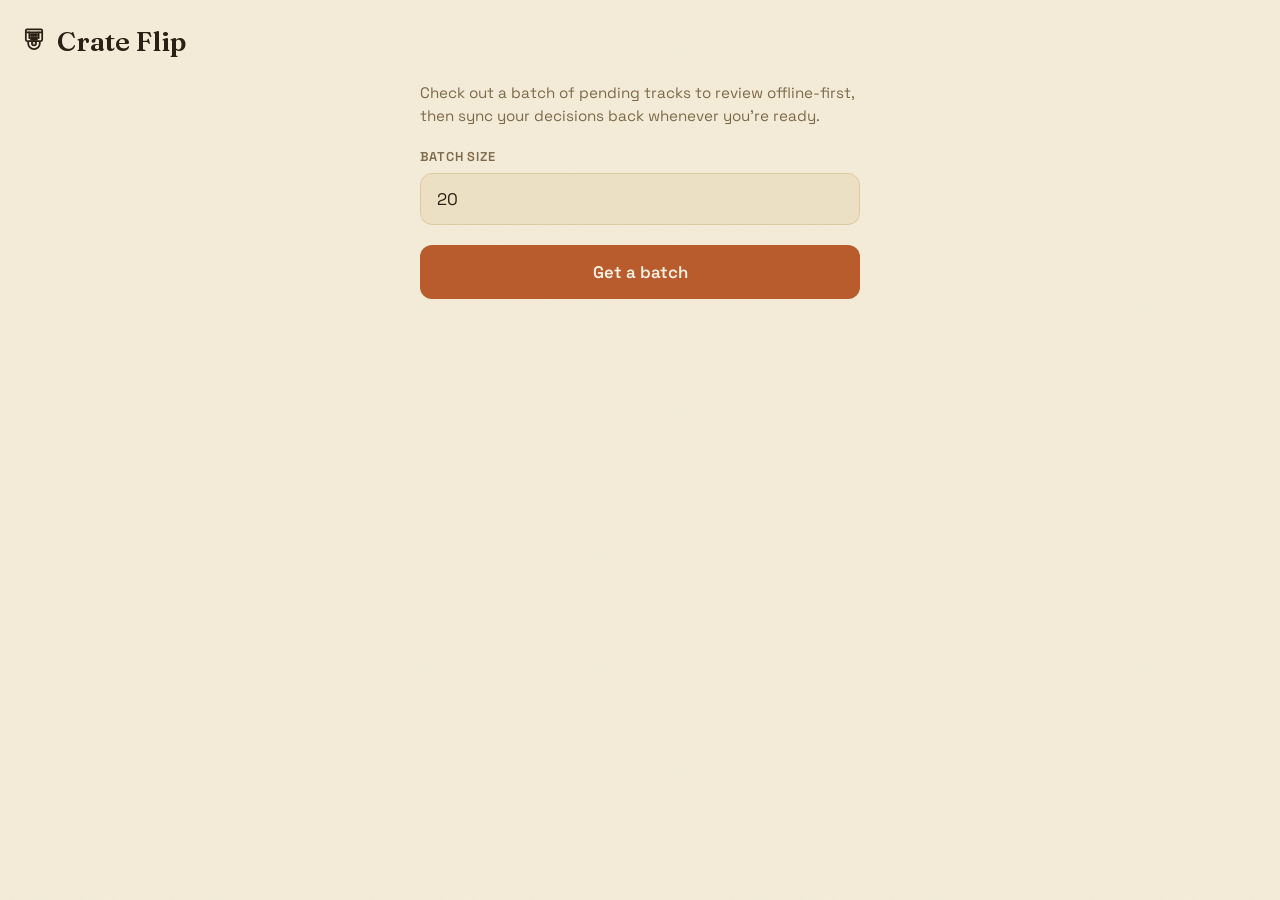
<file: static/mobile.html>
<!doctype html>
<html lang="en">
<head>
  <meta charset="utf-8" />
  <meta name="viewport" content="width=device-width, initial-scale=1, viewport-fit=cover, user-scalable=no" />
  <title>Crate Flip · Mobile</title>
  <link rel="stylesheet" href="/static/style.css" />
  <link rel="stylesheet" href="/static/mobile.css" />
</head>
<body class="m-body">
  <header class="m-header">
    <div class="brand">
      <svg class="logo" viewBox="0 0 24 24" fill="none" stroke="currentColor" stroke-width="1.5" stroke-linecap="round" stroke-linejoin="round" aria-hidden="true">
        <defs>
          <clipPath id="logo-record-clip">
            <rect x="0" y="12" width="24" height="12"/>
          </clipPath>
        </defs>
        <g clip-path="url(#logo-record-clip)">
          <circle cx="12" cy="14" r="5"/>
          <circle cx="12" cy="14" r="1.8"/>
          <circle cx="12" cy="14" r="0.4" fill="currentColor" stroke="none"/>
        </g>
        <rect x="5" y="2" width="14" height="10" rx="1"/>
        <path d="M5 4.5h14"/>
        <path d="M8 4.5v5.1"/>
        <path d="M16 4.5v5.1"/>
        <path d="M9.3 6h5.4"/>
        <path d="M9.3 7.6h5.4"/>
        <path d="M9.3 9.2h5.4"/>
        <rect x="9.4" y="10" width="5.2" height="1.1" rx="0.55"/>
      </svg>
      <h1>Crate Flip</h1>
    </div>
    <div id="m-batch-info" class="m-batch-info"></div>
  </header>

  <main id="m-main">
    <section id="m-start" class="m-panel">
      <p class="m-lede">Check out a batch of pending tracks to review offline-first, then sync your decisions back whenever you're ready.</p>
      <label class="m-field-label" for="m-batch-size">Batch size</label>
      <input id="m-batch-size" type="number" min="1" max="100" value="20" />
      <button id="m-checkout-btn" class="m-primary-btn">Get a batch</button>
      <p id="m-start-status" class="m-status"></p>
    </section>

    <section id="m-swipe-area" class="m-panel" hidden>
      <div id="m-card" class="m-card">
        <div id="m-filename" class="m-filename"></div>

        <div class="m-player">
          <button id="m-play-btn" class="m-play-btn" aria-label="Play/Pause">
            <svg id="m-play-icon" viewBox="0 0 24 24" fill="currentColor"><path d="M8 5v14l11-7z"/></svg>
            <svg id="m-pause-icon" class="m-icon-hidden" viewBox="0 0 24 24" fill="currentColor"><path d="M7 5h4v14H7zM13 5h4v14h-4z"/></svg>
          </button>
          <div class="m-player-track">
            <div class="m-player-bar" id="m-player-bar">
              <div class="m-player-progress" id="m-player-progress"></div>
            </div>
            <div class="m-player-time">
              <span id="m-time-current">0:00</span>
              <span id="m-time-duration">0:00</span>
            </div>
          </div>
        </div>
        <audio id="m-player" preload="metadata"></audio>

        <div class="m-field">
          <label for="m-genre-input">Genre</label>
          <input id="m-genre-input" list="m-genre-options" autocomplete="off" />
          <datalist id="m-genre-options">
            <option value="house"></option>
            <option value="tech house"></option>
            <option value="deep house"></option>
            <option value="techno"></option>
            <option value="melodic techno"></option>
            <option value="hard techno"></option>
            <option value="trance"></option>
            <option value="progressive trance"></option>
            <option value="dubstep"></option>
            <option value="drum and bass"></option>
            <option value="garage"></option>
            <option value="breaks"></option>
            <option value="minimal"></option>
          </datalist>
        </div>

        <div class="m-field">
          <label>Energy</label>
          <div class="m-star-rating" id="m-energy-stars" role="radiogroup" aria-label="Energy rating">
            <button type="button" class="m-star" data-value="1" aria-label="1 star"><svg viewBox="0 0 24 24"><path d="M12 2l2.9 6.9 7.1.6-5.5 4.8 1.7 7.1L12 17.3 5.8 21.4l1.7-7.1L2 9.5l7.1-.6z"/></svg></button>
            <button type="button" class="m-star" data-value="2" aria-label="2 stars"><svg viewBox="0 0 24 24"><path d="M12 2l2.9 6.9 7.1.6-5.5 4.8 1.7 7.1L12 17.3 5.8 21.4l1.7-7.1L2 9.5l7.1-.6z"/></svg></button>
            <button type="button" class="m-star" data-value="3" aria-label="3 stars"><svg viewBox="0 0 24 24"><path d="M12 2l2.9 6.9 7.1.6-5.5 4.8 1.7 7.1L12 17.3 5.8 21.4l1.7-7.1L2 9.5l7.1-.6z"/></svg></button>
            <button type="button" class="m-star" data-value="4" aria-label="4 stars"><svg viewBox="0 0 24 24"><path d="M12 2l2.9 6.9 7.1.6-5.5 4.8 1.7 7.1L12 17.3 5.8 21.4l1.7-7.1L2 9.5l7.1-.6z"/></svg></button>
            <button type="button" class="m-star" data-value="5" aria-label="5 stars"><svg viewBox="0 0 24 24"><path d="M12 2l2.9 6.9 7.1.6-5.5 4.8 1.7 7.1L12 17.3 5.8 21.4l1.7-7.1L2 9.5l7.1-.6z"/></svg></button>
          </div>
        </div>

        <div class="m-swipe-hint" id="m-swipe-hint"></div>
      </div>

      <div class="m-controls">
        <button id="m-delete-btn" class="m-icon-btn m-icon-btn-delete" aria-label="Delete">
          <svg viewBox="0 0 24 24" fill="none" stroke="currentColor" stroke-width="2" stroke-linecap="round" stroke-linejoin="round">
            <path d="M4 7h16"/><path d="M10 11v6"/><path d="M14 11v6"/>
            <path d="M6 7l1 12a2 2 0 0 0 2 2h6a2 2 0 0 0 2-2l1-12"/>
            <path d="M9 7V4a1 1 0 0 1 1-1h4a1 1 0 0 1 1 1v3"/>
          </svg>
        </button>
        <button id="m-skip-btn" class="m-icon-btn m-icon-btn-skip" aria-label="Skip">
          <svg viewBox="0 0 24 24" fill="none" stroke="currentColor" stroke-width="2" stroke-linecap="round" stroke-linejoin="round">
            <path d="M12 5v14"/><path d="M18 13l-6 6-6-6"/>
          </svg>
        </button>
        <button id="m-confirm-btn" class="m-icon-btn m-icon-btn-confirm" aria-label="Confirm">
          <svg viewBox="0 0 24 24" fill="none" stroke="currentColor" stroke-width="2" stroke-linecap="round" stroke-linejoin="round">
            <path d="M5 13l4 4L19 7"/>
          </svg>
        </button>
      </div>
      <p class="m-hint">Swipe right to confirm · left to delete · up to skip — or use the buttons</p>
    </section>

    <section id="m-done" class="m-panel" hidden>
      <p class="m-lede"><span id="m-pending-count">0</span> decision(s) ready to sync back to your library.</p>
      <button id="m-sync-btn" class="m-primary-btn">Sync now</button>
      <button id="m-more-btn" class="m-secondary-btn">Get another batch</button>
      <p id="m-sync-status" class="m-status"></p>
    </section>
  </main>

  <script src="/static/mobile.js"></script>
</body>
</html>
</file>
<file: static/style.css>
:root {
  /* Warm, analog palette — dark walnut/espresso base, brass-gold accents,
     a record-label orange for actions. Every color below has a matching
     light-mode override just below; nothing here is theme-specific beyond
     that block, so components should only ever reference the var. */
  --bg: #1b1611;
  --surface: #241d16;
  --surface-2: #2e251a;
  --surface-3: #3a2f21;
  --text: #f2e8d5;
  --text-dim: #a99172;
  --accent: #d97a42;
  --accent-2: #b8632f;
  --on-accent: #2b1c0f;
  --confirm: #8ba569;
  --confirm-dim: rgba(139, 165, 105, 0.16);
  --delete: #c1573f;
  --delete-dim: rgba(193, 87, 63, 0.18);
  --border: #3d3221;
  --shadow: rgba(20, 14, 6, 0.55);
  --star: #e8b84b;
  --star-empty: #453a29;
  --grain-opacity: 0.05;
}

@media (prefers-color-scheme: light) {
  :root {
    --bg: #f4ecd8;
    --surface: #fbf6ea;
    --surface-2: #ece0c4;
    --surface-3: #ddcba0;
    --text: #2b2013;
    --text-dim: #7c6a4a;
    --accent: #b85c2e;
    --accent-2: #9c4a22;
    --on-accent: #fbf1e2;
    --confirm: #5c7a3f;
    --confirm-dim: rgba(92, 122, 63, 0.13);
    --delete: #a8402c;
    --delete-dim: rgba(168, 64, 44, 0.13);
    --border: #ddc9a0;
    --shadow: rgba(60, 42, 15, 0.16);
    --star: #b9822a;
    --star-empty: #ddcba0;
    --grain-opacity: 0.035;
  }
}

@font-face {
  font-family: "Space Grotesk";
  src: url("/static/fonts/SpaceGrotesk.woff2") format("woff2");
  font-weight: 400 700;
  font-style: normal;
  font-display: swap;
}

@font-face {
  font-family: "Fraunces";
  src: url("/static/fonts/Fraunces.woff2") format("woff2");
  font-weight: 300 700;
  font-style: normal;
  font-display: swap;
}

* {
  box-sizing: border-box;
}

body {
  margin: 0;
  min-height: 100vh;
  background: var(--bg);
  color: var(--text);
  font-family: "Space Grotesk", -apple-system, BlinkMacSystemFont, "Segoe UI", sans-serif;
  display: flex;
  flex-direction: column;
  align-items: center;
  -webkit-font-smoothing: antialiased;
  position: relative;
}

/* A faint paper-grain wash over the whole page — the one texture cue that
   keeps flat CSS colors from reading as sterile/digital. Kept subtle enough
   to disappear at a glance; it's felt more than seen. */
body::before {
  content: "";
  position: fixed;
  inset: 0;
  z-index: -1;
  pointer-events: none;
  opacity: var(--grain-opacity);
  background-image: url("data:image/svg+xml;utf8,<svg xmlns='http://www.w3.org/2000/svg' width='180' height='180'><filter id='n'><feTurbulence type='fractalNoise' baseFrequency='0.85' numOctaves='2' stitchTiles='stitch'/></filter><rect width='100%25' height='100%25' filter='url(%23n)'/></svg>");
  background-size: 180px 180px;
}

header {
  width: 100%;
  max-width: 620px;
  padding: 2.5rem 1.5rem 0.5rem;
  display: flex;
  justify-content: space-between;
  align-items: baseline;
}

header h1 {
  font-family: "Fraunces", Georgia, serif;
  font-size: 1.7rem;
  font-weight: 600;
  letter-spacing: 0;
  margin: 0;
}

.brand {
  display: flex;
  align-items: center;
  gap: 0.55rem;
}

.logo {
  width: 28px;
  height: 28px;
  flex: none;
  color: var(--text);
}

#stats {
  font-size: 0.9rem;
  color: var(--text-dim);
  font-variant-numeric: tabular-nums;
}

.header-right {
  display: flex;
  align-items: center;
  gap: 0.9rem;
}

.folder-toggle-btn {
  width: 34px;
  height: 34px;
  border-radius: 50%;
  border: 1px solid var(--border);
  background: var(--surface);
  color: var(--text-dim);
  display: flex;
  align-items: center;
  justify-content: center;
  cursor: pointer;
  transition: color 0.12s ease, border-color 0.12s ease;
}

.folder-toggle-btn:hover {
  color: var(--text);
  border-color: var(--text-dim);
}

.folder-toggle-btn svg {
  width: 16px;
  height: 16px;
}

.folder-panel {
  width: 100%;
  max-width: 620px;
  padding: 0 1.5rem;
  margin-top: 0.5rem;
}

.folder-panel[hidden] {
  display: none;
}

.folder-row {
  display: flex;
  gap: 0.6rem;
}

#folder-input {
  flex: 1;
  min-width: 0;
  background: var(--surface-2);
  border: 1px solid var(--border);
  color: var(--text);
  border-radius: 10px;
  padding: 0.6rem 0.8rem;
  font-family: inherit;
  font-size: 0.9rem;
  outline: none;
}

#folder-input:focus {
  border-color: var(--accent);
}

.folder-btn {
  border: 1px solid var(--border);
  background: var(--surface-2);
  color: var(--text);
  border-radius: 10px;
  padding: 0.6rem 1rem;
  font-family: inherit;
  font-size: 0.85rem;
  font-weight: 600;
  cursor: pointer;
  white-space: nowrap;
  transition: border-color 0.12s ease, filter 0.12s ease;
}

.folder-btn:hover {
  filter: brightness(1.15);
}

.folder-btn-primary {
  background: var(--accent);
  border-color: var(--accent);
  color: var(--on-accent);
}

.folder-btn-danger {
  background: transparent;
  border-color: var(--delete);
  color: var(--delete);
}

.folder-btn[hidden] {
  display: none;
}

.folder-btn:disabled {
  opacity: 0.5;
  cursor: default;
  filter: none;
}

.folder-row-secondary {
  display: flex;
  align-items: baseline;
  justify-content: space-between;
  gap: 1rem;
  margin-top: 0.6rem;
}

.folder-status {
  font-size: 0.8rem;
  color: var(--text-dim);
  min-height: 1.2em;
}

.folder-link-btn {
  border: none;
  background: none;
  color: var(--text-dim);
  font-family: inherit;
  font-size: 0.75rem;
  text-decoration: underline;
  cursor: pointer;
  white-space: nowrap;
  padding: 0;
}

.folder-link-btn:hover {
  color: var(--delete);
}

.browse-area {
  width: 100%;
  max-width: 900px;
  padding: 0.5rem 1.5rem 1.5rem;
  display: flex;
  flex-direction: column;
  gap: 0.9rem;
}

.browse-area[hidden] {
  display: none;
}

.browse-controls {
  display: flex;
  align-items: center;
  gap: 0.6rem;
}

#browse-search {
  flex: 1;
  min-width: 0;
  background: var(--surface-2);
  border: 1px solid var(--border);
  color: var(--text);
  border-radius: 10px;
  padding: 0.6rem 0.8rem;
  font-family: inherit;
  font-size: 0.9rem;
  outline: none;
}

#browse-search:focus {
  border-color: var(--accent);
}

.browse-table-wrap {
  width: 100%;
  overflow-x: auto;
  border: 1px solid var(--border);
  border-radius: 14px;
}

.browse-table {
  width: 100%;
  border-collapse: collapse;
  font-size: 0.85rem;
  table-layout: fixed;
}

.browse-table th {
  text-align: left;
  padding: 0.7rem 0.9rem;
  background: var(--surface-2);
  color: var(--text-dim);
  font-size: 0.72rem;
  font-weight: 600;
  text-transform: uppercase;
  letter-spacing: 0.07em;
  cursor: pointer;
  white-space: nowrap;
  user-select: none;
  position: sticky;
  top: 0;
}

.browse-table th:hover {
  color: var(--text);
}

.browse-table th.sorted .th-label::after {
  content: " " attr(data-dir);
  color: var(--accent);
}

.th-label {
  display: inline-block;
  vertical-align: middle;
}

.col-filter-btn {
  display: inline-flex;
  vertical-align: middle;
  align-items: center;
  justify-content: center;
  width: 20px;
  height: 20px;
  margin-left: 0.3rem;
  padding: 0;
  border: none;
  background: transparent;
  color: var(--text-dim);
  border-radius: 5px;
  cursor: pointer;
}

.col-filter-btn svg {
  width: 13px;
  height: 13px;
}

.col-filter-btn:hover {
  color: var(--text);
  background: var(--surface-3);
}

.col-filter-btn.active {
  color: var(--accent);
}

.col-filter-popover {
  position: fixed;
  z-index: 40;
  width: 240px;
  background: var(--surface);
  border: 1px solid var(--border);
  border-radius: 12px;
  box-shadow: 0 12px 32px var(--shadow);
  padding: 0.7rem;
  font-size: 0.8rem;
  display: flex;
  flex-direction: column;
  gap: 0.55rem;
  cursor: default;
  text-transform: none;
  letter-spacing: normal;
  font-weight: 400;
}

.col-filter-popover[hidden] {
  display: none;
}

.col-filter-popover select,
.col-filter-popover input[type="text"],
.col-filter-popover input[type="number"],
.col-filter-popover input[type="date"] {
  width: 100%;
  background: var(--surface-2);
  border: 1px solid var(--border);
  color: var(--text);
  border-radius: 8px;
  padding: 0.4rem 0.5rem;
  font-family: inherit;
  font-size: 0.8rem;
  outline: none;
}

.col-filter-popover select:focus,
.col-filter-popover input:focus {
  border-color: var(--accent);
}

.cf-row {
  display: flex;
  gap: 0.4rem;
  align-items: center;
}

.cf-row[hidden] {
  display: none;
}

.cf-values-list {
  max-height: 180px;
  overflow-y: auto;
  border: 1px solid var(--border);
  border-radius: 8px;
  padding: 0.3rem 0.5rem;
  display: flex;
  flex-direction: column;
  gap: 0.15rem;
}

.cf-value-row {
  display: flex;
  align-items: center;
  gap: 0.45rem;
  padding: 0.2rem 0;
  cursor: pointer;
}

.cf-value-row input {
  flex: none;
  margin: 0;
  accent-color: var(--accent);
}

.cf-value-row span {
  overflow: hidden;
  text-overflow: ellipsis;
  white-space: nowrap;
}

.cf-select-all-row {
  border-bottom: 1px solid var(--border);
  padding-bottom: 0.3rem;
  margin-bottom: 0.15rem;
  font-weight: 600;
}

.col-filter-actions {
  display: flex;
  justify-content: space-between;
  gap: 0.5rem;
  padding-top: 0.2rem;
}

.col-filter-actions button {
  flex: 1;
  border: 1px solid var(--border);
  background: var(--surface-2);
  color: var(--text-dim);
  border-radius: 8px;
  padding: 0.4rem 0.5rem;
  font-family: inherit;
  font-size: 0.75rem;
  font-weight: 600;
  cursor: pointer;
}

.col-filter-actions .cf-apply {
  background: var(--accent);
  border-color: var(--accent);
  color: var(--on-accent);
}

.col-filter-actions button:hover {
  filter: brightness(1.08);
}

.browse-table td {
  padding: 0.6rem 0.9rem;
  border-top: 1px solid var(--border);
  vertical-align: middle;
}

.browse-table tbody tr:hover {
  background: var(--surface-2);
}

.browse-filename {
  max-width: 320px;
  overflow: hidden;
  text-overflow: ellipsis;
  white-space: nowrap;
}

.browse-badge {
  display: inline-block;
  padding: 0.15rem 0.55rem;
  border-radius: 999px;
  font-size: 0.72rem;
  font-weight: 600;
  text-transform: capitalize;
}

.browse-badge-pending {
  background: var(--surface-3);
  color: var(--text-dim);
}

.browse-badge-confirmed {
  background: var(--confirm-dim);
  color: var(--confirm);
}

.browse-badge-deleted {
  background: var(--delete-dim);
  color: var(--delete);
}

.browse-row-actions {
  display: flex;
  gap: 0.4rem;
  justify-content: flex-end;
}

.browse-action-btn {
  border: 1px solid var(--border);
  background: var(--surface);
  color: var(--text-dim);
  border-radius: 7px;
  padding: 0.3rem 0.5rem;
  font-family: inherit;
  font-size: 0.72rem;
  font-weight: 600;
  cursor: pointer;
  white-space: nowrap;
}

.browse-action-btn:hover {
  color: var(--text);
  border-color: var(--text-dim);
}

.browse-action-btn.danger:hover {
  color: var(--delete);
  border-color: var(--delete);
}

.browse-empty {
  text-align: center;
  padding: 2.5rem 1rem;
  color: var(--text-dim);
  font-size: 0.9rem;
}

.browse-empty[hidden] {
  display: none;
}

main {
  width: 100%;
  max-width: 620px;
  padding: 1.5rem;
  display: flex;
  flex-direction: column;
  align-items: center;
  gap: 1.75rem;
}

main[hidden] {
  display: none;
}

.card {
  position: relative;
  width: 100%;
  background: var(--surface);
  border: 1px solid var(--border);
  border-radius: 6px 6px 18px 18px;
  padding: 2.75rem 2.5rem 2.5rem;
  display: flex;
  flex-direction: column;
  gap: 2rem;
  box-shadow: 0 20px 48px var(--shadow);
  animation: card-in 0.22s ease;
}

/* A thin stamped stripe across the top — the one card-shop/ticket-stub cue
   that separates this from a generic rounded panel. */
.card::before {
  content: "";
  position: absolute;
  top: 0;
  left: 0;
  right: 0;
  height: 5px;
  border-radius: 6px 6px 0 0;
  background: repeating-linear-gradient(
    90deg,
    var(--accent) 0 14px,
    var(--accent-2) 14px 28px
  );
}

.card[hidden] {
  display: none;
}

.revert-btn {
  position: absolute;
  bottom: 0.9rem;
  right: 0.9rem;
  display: flex;
  align-items: center;
  gap: 0.35rem;
  background: var(--surface-2);
  border: 1px solid var(--border);
  color: var(--text-dim);
  border-radius: 999px;
  padding: 0.4rem 0.75rem 0.4rem 0.6rem;
  font-family: inherit;
  font-size: 0.72rem;
  font-weight: 600;
  cursor: pointer;
  opacity: 0.85;
  transition: opacity 0.12s ease, color 0.12s ease, border-color 0.12s ease;
}

.revert-btn svg {
  width: 13px;
  height: 13px;
}

.revert-btn[hidden] {
  display: none;
}

.revert-btn:hover {
  opacity: 1;
  color: var(--text);
  border-color: var(--text-dim);
}

@keyframes card-in {
  from {
    opacity: 0;
    transform: translateY(6px) scale(0.99);
  }
  to {
    opacity: 1;
    transform: none;
  }
}

.filename {
  font-family: "Fraunces", Georgia, serif;
  font-size: 1.5rem;
  font-weight: 500;
  letter-spacing: 0;
  overflow-wrap: break-word;
  line-height: 1.3;
}

.player {
  display: flex;
  align-items: center;
  gap: 1.25rem;
}

.play-btn {
  flex: none;
  width: 60px;
  height: 60px;
  border-radius: 50%;
  border: none;
  /* A tiny spinning-record read: alternating groove rings out to the rim,
     with a label patch at the center — sized to seat the play/pause glyph
     on a flat, page-colored field rather than fighting the grooves. */
  background:
    radial-gradient(circle at center, var(--bg) 0 13px, transparent 13.5px),
    repeating-radial-gradient(circle at center, var(--accent) 0 4px, var(--accent-2) 4px 8px);
  color: var(--text);
  display: flex;
  align-items: center;
  justify-content: center;
  cursor: pointer;
  transition: transform 0.12s ease, filter 0.12s ease;
}

.play-btn:hover {
  filter: brightness(1.1);
}

.play-btn:active {
  transform: scale(0.94);
}

.play-btn svg {
  width: 24px;
  height: 24px;
}

.icon-hidden {
  display: none;
}

.player-track {
  flex: 1;
  display: flex;
  flex-direction: column;
  gap: 0.55rem;
  min-width: 0;
}

.player-bar {
  position: relative;
  height: 14px;
  display: flex;
  align-items: center;
  cursor: pointer;
}

.player-bar::before {
  content: "";
  position: absolute;
  left: 0;
  right: 0;
  height: 12px;
  border-radius: 6px;
  background: var(--surface-3);
}

.player-progress {
  position: absolute;
  left: 0;
  top: 50%;
  transform: translateY(-50%);
  width: 0%;
  height: 12px;
  border-radius: 6px;
  background: var(--accent);
  pointer-events: none;
  transition: width 0.05s linear;
}

.player-bar:hover .player-progress,
.player-bar:active .player-progress {
  filter: brightness(1.12);
}

.player-time {
  display: flex;
  justify-content: space-between;
  font-size: 0.85rem;
  color: var(--text-dim);
  font-variant-numeric: tabular-nums;
}

.field {
  display: flex;
  flex-direction: column;
  gap: 0.6rem;
}

.field label {
  font-size: 0.85rem;
  font-weight: 600;
  color: var(--text-dim);
  text-transform: uppercase;
  letter-spacing: 0.07em;
}

#genre-input {
  background: var(--surface-2);
  border: 1px solid var(--border);
  color: var(--text);
  border-radius: 12px;
  padding: 0.9rem 1rem;
  font-size: 1.15rem;
  outline: none;
  transition: border-color 0.12s ease;
}

#genre-input:focus {
  border-color: var(--accent);
}

.star-rating {
  display: flex;
  gap: 0.35rem;
}

.star {
  border: none;
  background: none;
  padding: 0;
  cursor: pointer;
  color: var(--star-empty);
  transition: transform 0.08s ease, color 0.1s ease;
}

.star svg {
  width: 34px;
  height: 34px;
  fill: currentColor;
  display: block;
}

.star:hover {
  transform: scale(1.08);
}

.star:active {
  transform: scale(0.95);
}

.star.active {
  color: var(--star);
}

.empty-state {
  width: 100%;
  text-align: center;
  padding: 4.5rem 1rem;
  color: var(--text-dim);
  font-size: 1.1rem;
}

.actions {
  display: flex;
  align-items: center;
  justify-content: center;
  gap: 2rem;
}

.actions[hidden] {
  display: none;
}

.icon-btn {
  width: 84px;
  height: 84px;
  border-radius: 50%;
  border: 1px solid var(--border);
  background: var(--surface);
  display: flex;
  align-items: center;
  justify-content: center;
  cursor: pointer;
  transition: transform 0.12s ease, background 0.12s ease, border-color 0.12s ease;
}

.icon-btn svg {
  width: 30px;
  height: 30px;
}

.icon-btn:hover {
  transform: translateY(-2px);
}

.icon-btn:active {
  transform: scale(0.93);
}

.icon-btn-delete {
  color: var(--delete);
}

.icon-btn-delete:hover {
  background: var(--delete-dim);
  border-color: var(--delete);
}

.nav-btns {
  display: flex;
  gap: 0.75rem;
}

.icon-btn-nav {
  width: 64px;
  height: 64px;
  color: var(--text-dim);
}

.icon-btn-nav:hover {
  color: var(--text);
  border-color: var(--text-dim);
}

.icon-btn-nav svg {
  width: 22px;
  height: 22px;
}

.icon-btn-confirm {
  color: var(--confirm);
}

.icon-btn-confirm:hover {
  background: var(--confirm-dim);
  border-color: var(--confirm);
}

.hint {
  color: var(--text-dim);
  font-size: 0.85rem;
  text-align: center;
  letter-spacing: 0.01em;
}
</file>
<file: static/mobile.css>
/* Mobile review page — reuses style.css for color tokens, fonts, and the
   base body reset; everything below is layout/components specific to the
   phone swipe flow, kept separate from the desktop app's stylesheet. */

.m-body {
  align-items: stretch;
  touch-action: pan-y;
  overscroll-behavior-y: contain;
}

.m-header {
  width: 100%;
  padding: 1.5rem 1.25rem 0.5rem;
  display: flex;
  justify-content: space-between;
  align-items: center;
}

.m-batch-info {
  font-size: 0.85rem;
  color: var(--text-dim);
  font-variant-numeric: tabular-nums;
}

.m-main {
  width: 100%;
}

#m-main {
  width: 100%;
  max-width: 480px;
  margin: 0 auto;
  padding: 0.5rem 1.25rem 2.5rem;
  display: flex;
  flex-direction: column;
  gap: 1.25rem;
}

.m-panel[hidden] {
  display: none;
}

.m-lede {
  color: var(--text-dim);
  font-size: 0.95rem;
  line-height: 1.5;
  margin: 0.5rem 0 1.25rem;
}

.m-field-label {
  display: block;
  font-size: 0.8rem;
  font-weight: 600;
  color: var(--text-dim);
  text-transform: uppercase;
  letter-spacing: 0.07em;
  margin-bottom: 0.5rem;
}

#m-batch-size {
  width: 100%;
  background: var(--surface-2);
  border: 1px solid var(--border);
  color: var(--text);
  border-radius: 12px;
  padding: 0.9rem 1rem;
  font-family: inherit;
  font-size: 1.05rem;
  outline: none;
  margin-bottom: 1.25rem;
}

.m-primary-btn {
  width: 100%;
  background: var(--accent);
  color: var(--on-accent);
  border: none;
  border-radius: 12px;
  padding: 1rem;
  font-family: inherit;
  font-size: 1.05rem;
  font-weight: 600;
  cursor: pointer;
}

.m-primary-btn:active {
  filter: brightness(1.1);
}

.m-secondary-btn {
  width: 100%;
  background: var(--surface-2);
  color: var(--text);
  border: 1px solid var(--border);
  border-radius: 12px;
  padding: 1rem;
  font-family: inherit;
  font-size: 0.95rem;
  font-weight: 600;
  cursor: pointer;
  margin-top: 0.75rem;
}

.m-status {
  color: var(--text-dim);
  font-size: 0.85rem;
  text-align: center;
  min-height: 1.2em;
  margin-top: 1rem;
}

.m-card {
  position: relative;
  width: 100%;
  background: var(--surface);
  border: 1px solid var(--border);
  border-radius: 6px 6px 18px 18px;
  padding: 1.75rem 1.5rem 1.5rem;
  display: flex;
  flex-direction: column;
  gap: 1.5rem;
  box-shadow: 0 20px 48px var(--shadow);
  touch-action: pan-y;
  user-select: none;
  transition: transform 0.25s ease, opacity 0.25s ease;
}

.m-card::before {
  content: "";
  position: absolute;
  top: 0;
  left: 0;
  right: 0;
  height: 5px;
  border-radius: 6px 6px 0 0;
  background: repeating-linear-gradient(90deg, var(--accent) 0 14px, var(--accent-2) 14px 28px);
}

.m-card.m-dragging {
  transition: none;
}

.m-filename {
  font-family: "Fraunces", Georgia, serif;
  font-size: 1.25rem;
  font-weight: 500;
  line-height: 1.3;
  overflow-wrap: break-word;
}

.m-player {
  display: flex;
  align-items: center;
  gap: 1rem;
}

.m-play-btn {
  flex: none;
  width: 50px;
  height: 50px;
  border-radius: 50%;
  border: none;
  background:
    radial-gradient(circle at center, var(--bg) 0 11px, transparent 11.5px),
    repeating-radial-gradient(circle at center, var(--accent) 0 4px, var(--accent-2) 4px 8px);
  color: var(--text);
  display: flex;
  align-items: center;
  justify-content: center;
  cursor: pointer;
}

.m-play-btn svg {
  width: 18px;
  height: 18px;
}

.m-icon-hidden {
  display: none;
}

.m-player-track {
  flex: 1;
  display: flex;
  flex-direction: column;
  gap: 0.5rem;
  min-width: 0;
}

.m-player-bar {
  position: relative;
  height: 14px;
  display: flex;
  align-items: center;
  cursor: pointer;
}

.m-player-bar::before {
  content: "";
  position: absolute;
  left: 0;
  right: 0;
  height: 10px;
  border-radius: 6px;
  background: var(--surface-3);
}

.m-player-progress {
  position: absolute;
  left: 0;
  top: 50%;
  transform: translateY(-50%);
  width: 0%;
  height: 10px;
  border-radius: 6px;
  background: var(--accent);
  pointer-events: none;
}

.m-player-time {
  display: flex;
  justify-content: space-between;
  font-size: 0.78rem;
  color: var(--text-dim);
  font-variant-numeric: tabular-nums;
}

.m-field {
  display: flex;
  flex-direction: column;
  gap: 0.5rem;
}

.m-field label {
  font-size: 0.8rem;
  font-weight: 600;
  color: var(--text-dim);
  text-transform: uppercase;
  letter-spacing: 0.07em;
}

#m-genre-input {
  background: var(--surface-2);
  border: 1px solid var(--border);
  color: var(--text);
  border-radius: 12px;
  padding: 0.85rem 1rem;
  font-size: 1.05rem;
  outline: none;
}

#m-genre-input:focus {
  border-color: var(--accent);
}

.m-star-rating {
  display: flex;
  gap: 0.35rem;
}

.m-star {
  border: none;
  background: none;
  padding: 0;
  cursor: pointer;
  color: var(--star-empty);
}

.m-star svg {
  width: 30px;
  height: 30px;
  fill: currentColor;
  display: block;
}

.m-star.active {
  color: var(--star);
}

.m-swipe-hint {
  position: absolute;
  top: 1rem;
  right: 1rem;
  font-size: 0.72rem;
  font-weight: 700;
  text-transform: uppercase;
  letter-spacing: 0.06em;
  padding: 0.3rem 0.6rem;
  border-radius: 999px;
  opacity: 0;
  pointer-events: none;
}

.m-swipe-hint.m-hint-confirm {
  opacity: 1;
  background: var(--confirm-dim);
  color: var(--confirm);
}

.m-swipe-hint.m-hint-delete {
  opacity: 1;
  background: var(--delete-dim);
  color: var(--delete);
}

.m-swipe-hint.m-hint-skip {
  opacity: 1;
  background: var(--surface-3);
  color: var(--text-dim);
}

.m-controls {
  display: flex;
  align-items: center;
  justify-content: center;
  gap: 1.5rem;
}

.m-icon-btn {
  width: 64px;
  height: 64px;
  border-radius: 50%;
  border: 1px solid var(--border);
  background: var(--surface);
  display: flex;
  align-items: center;
  justify-content: center;
  cursor: pointer;
}

.m-icon-btn:active {
  transform: scale(0.93);
}

.m-icon-btn svg {
  width: 24px;
  height: 24px;
}

.m-icon-btn-delete {
  color: var(--delete);
}

.m-icon-btn-skip {
  color: var(--text-dim);
  width: 52px;
  height: 52px;
}

.m-icon-btn-skip svg {
  width: 20px;
  height: 20px;
}

.m-icon-btn-confirm {
  color: var(--confirm);
}

.m-hint {
  color: var(--text-dim);
  font-size: 0.78rem;
  text-align: center;
  margin: 0;
}
</file>
